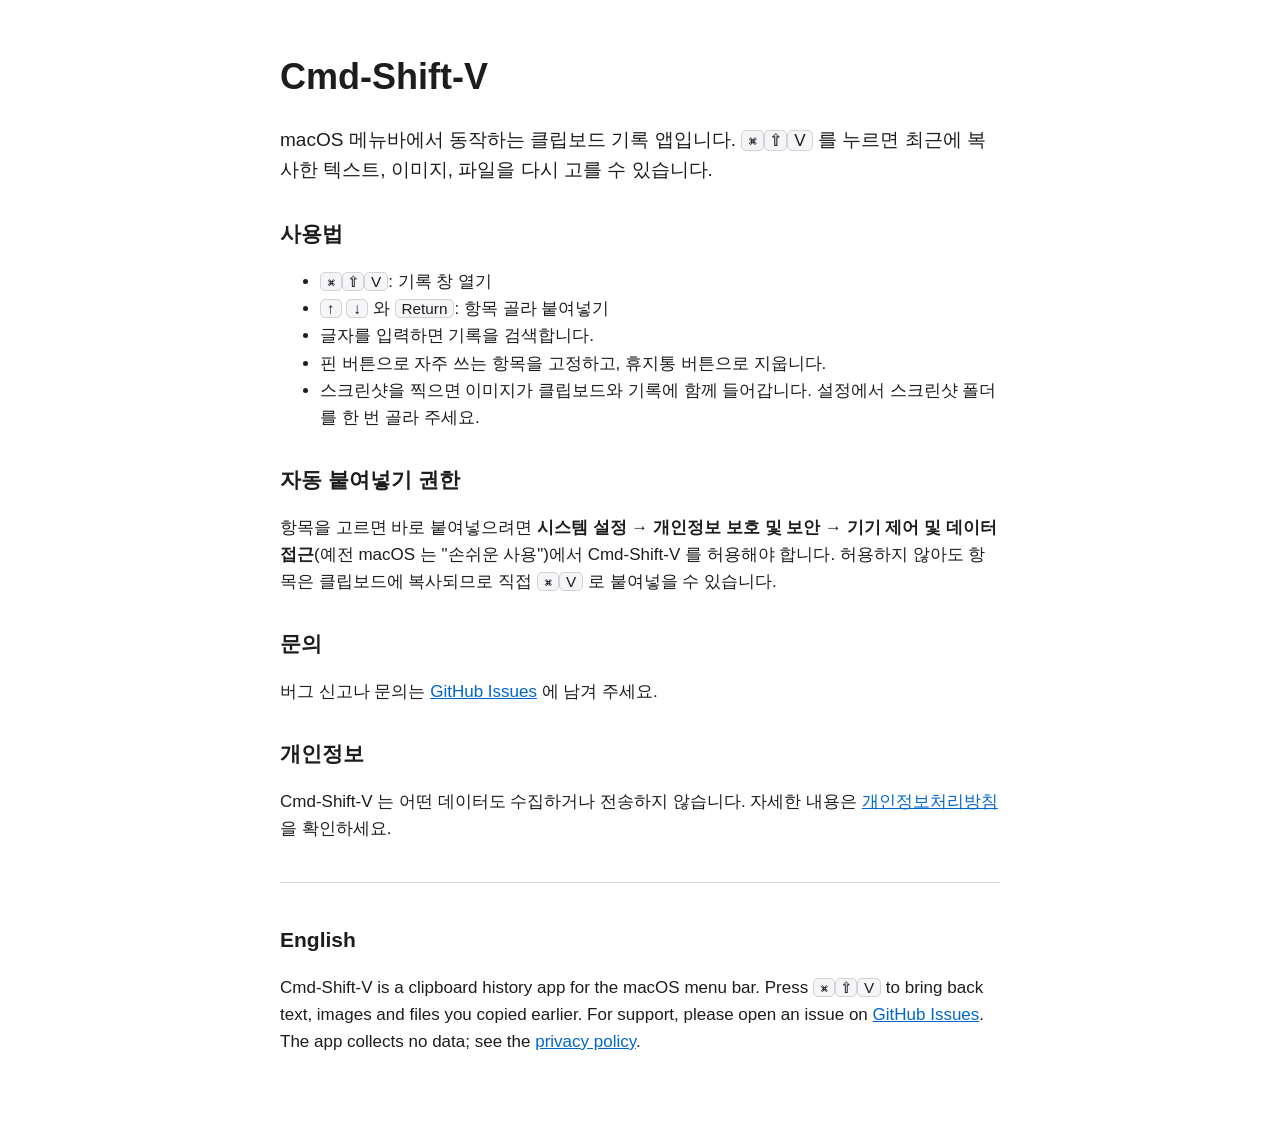
<file: index.html>
<!doctype html>
<html lang="ko">
<head>
<meta charset="utf-8">
<meta name="viewport" content="width=device-width, initial-scale=1">
<title>Cmd-Shift-V 지원</title>
<link rel="stylesheet" href="style.css">
</head>
<body>
<main>
  <h1>Cmd-Shift-V</h1>
  <p class="lead">macOS 메뉴바에서 동작하는 클립보드 기록 앱입니다. <kbd>⌘</kbd><kbd>⇧</kbd><kbd>V</kbd> 를 누르면 최근에 복사한 텍스트, 이미지, 파일을 다시 고를 수 있습니다.</p>

  <h2>사용법</h2>
  <ul>
    <li><kbd>⌘</kbd><kbd>⇧</kbd><kbd>V</kbd>: 기록 창 열기</li>
    <li><kbd>↑</kbd> <kbd>↓</kbd> 와 <kbd>Return</kbd>: 항목 골라 붙여넣기</li>
    <li>글자를 입력하면 기록을 검색합니다.</li>
    <li>핀 버튼으로 자주 쓰는 항목을 고정하고, 휴지통 버튼으로 지웁니다.</li>
    <li>스크린샷을 찍으면 이미지가 클립보드와 기록에 함께 들어갑니다. 설정에서 스크린샷 폴더를 한 번 골라 주세요.</li>
  </ul>

  <h2>자동 붙여넣기 권한</h2>
  <p>항목을 고르면 바로 붙여넣으려면 <b>시스템 설정 → 개인정보 보호 및 보안 → 기기 제어 및 데이터 접근</b>(예전 macOS 는 "손쉬운 사용")에서 Cmd-Shift-V 를 허용해야 합니다. 허용하지 않아도 항목은 클립보드에 복사되므로 직접 <kbd>⌘</kbd><kbd>V</kbd> 로 붙여넣을 수 있습니다.</p>

  <h2>문의</h2>
  <p>버그 신고나 문의는 <a href="https://github.com/Camf-official/cmd-shift-v/issues">GitHub Issues</a> 에 남겨 주세요.</p>

  <h2>개인정보</h2>
  <p>Cmd-Shift-V 는 어떤 데이터도 수집하거나 전송하지 않습니다. 자세한 내용은 <a href="privacy.html">개인정보처리방침</a>을 확인하세요.</p>

  <hr>
  <h2 lang="en">English</h2>
  <p lang="en">Cmd-Shift-V is a clipboard history app for the macOS menu bar. Press <kbd>⌘</kbd><kbd>⇧</kbd><kbd>V</kbd> to bring back text, images and files you copied earlier. For support, please open an issue on <a href="https://github.com/Camf-official/cmd-shift-v/issues">GitHub Issues</a>. The app collects no data; see the <a href="privacy.html">privacy policy</a>.</p>
</main>
</body>
</html>
</file>
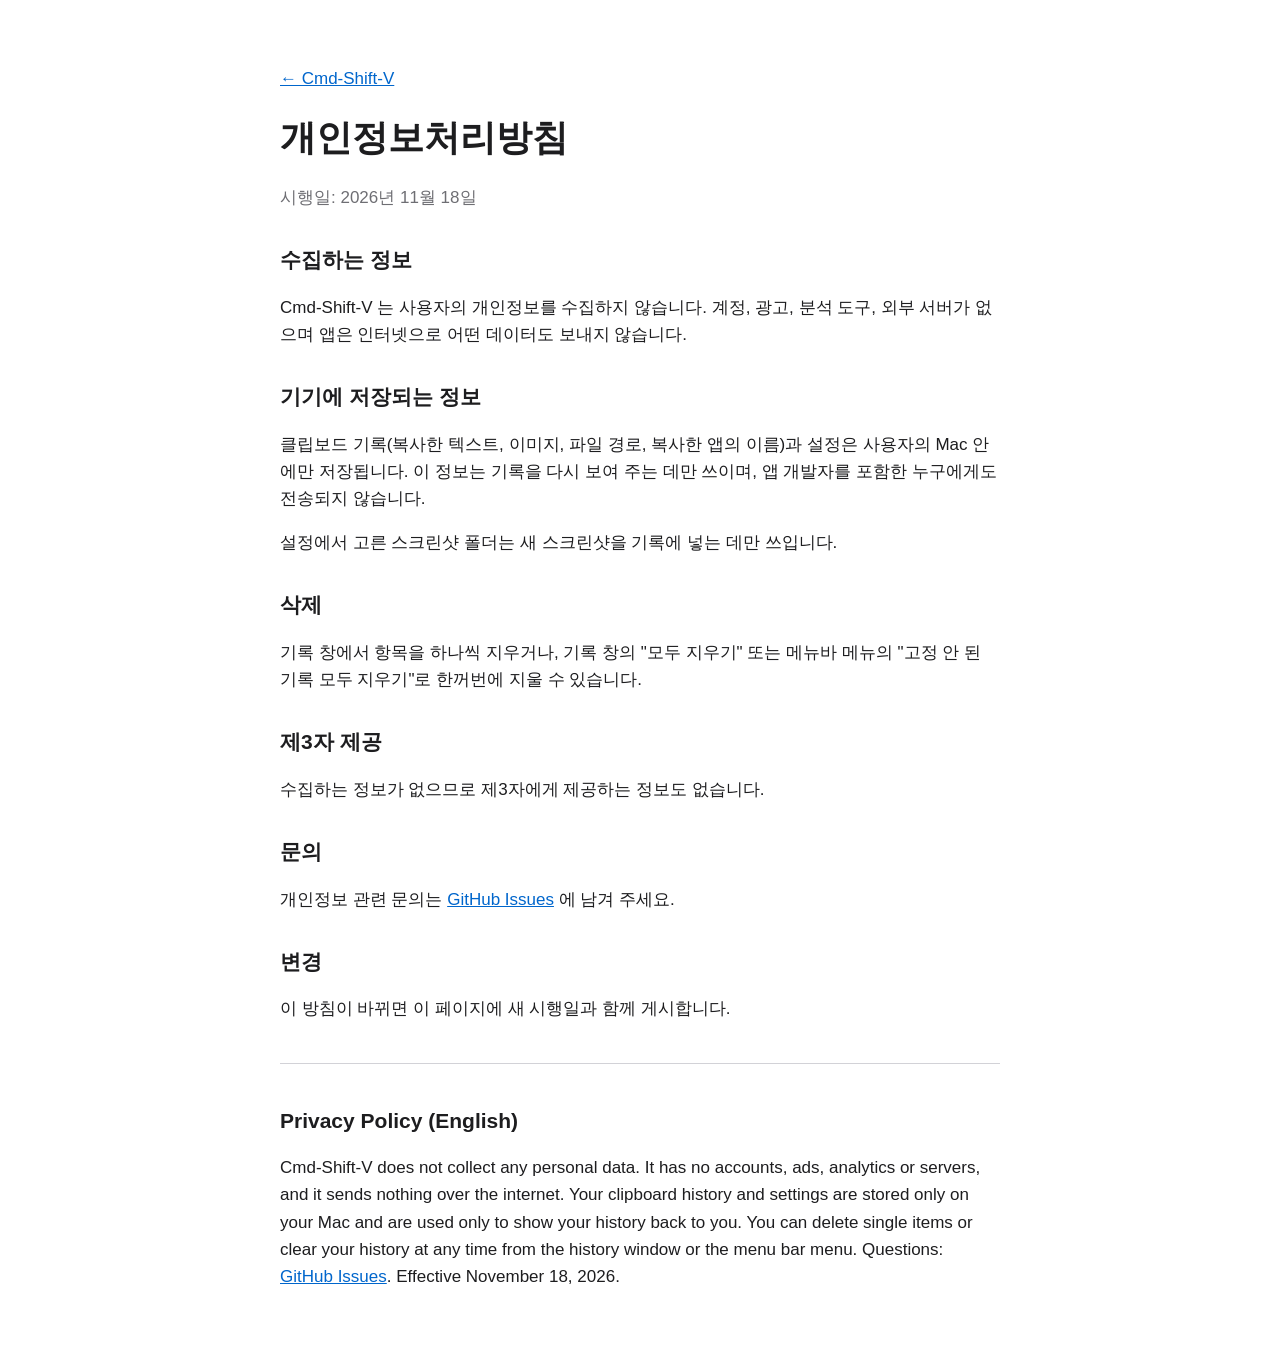
<file: privacy.html>
<!doctype html>
<html lang="ko">
<head>
<meta charset="utf-8">
<meta name="viewport" content="width=device-width, initial-scale=1">
<title>Cmd-Shift-V 개인정보처리방침</title>
<link rel="stylesheet" href="style.css">
</head>
<body>
<main>
  <p><a href="./">← Cmd-Shift-V</a></p>
  <h1>개인정보처리방침</h1>
  <p class="meta">시행일: 2026년 11월 18일</p>

  <h2>수집하는 정보</h2>
  <p>Cmd-Shift-V 는 사용자의 개인정보를 수집하지 않습니다. 계정, 광고, 분석 도구, 외부 서버가 없으며 앱은 인터넷으로 어떤 데이터도 보내지 않습니다.</p>

  <h2>기기에 저장되는 정보</h2>
  <p>클립보드 기록(복사한 텍스트, 이미지, 파일 경로, 복사한 앱의 이름)과 설정은 사용자의 Mac 안에만 저장됩니다. 이 정보는 기록을 다시 보여 주는 데만 쓰이며, 앱 개발자를 포함한 누구에게도 전송되지 않습니다.</p>
  <p>설정에서 고른 스크린샷 폴더는 새 스크린샷을 기록에 넣는 데만 쓰입니다.</p>

  <h2>삭제</h2>
  <p>기록 창에서 항목을 하나씩 지우거나, 기록 창의 "모두 지우기" 또는 메뉴바 메뉴의 "고정 안 된 기록 모두 지우기"로 한꺼번에 지울 수 있습니다.</p>

  <h2>제3자 제공</h2>
  <p>수집하는 정보가 없으므로 제3자에게 제공하는 정보도 없습니다.</p>

  <h2>문의</h2>
  <p>개인정보 관련 문의는 <a href="https://github.com/Camf-official/cmd-shift-v/issues">GitHub Issues</a> 에 남겨 주세요.</p>

  <h2>변경</h2>
  <p>이 방침이 바뀌면 이 페이지에 새 시행일과 함께 게시합니다.</p>

  <hr>
  <h2 lang="en">Privacy Policy (English)</h2>
  <p lang="en">Cmd-Shift-V does not collect any personal data. It has no accounts, ads, analytics or servers, and it sends nothing over the internet. Your clipboard history and settings are stored only on your Mac and are used only to show your history back to you. You can delete single items or clear your history at any time from the history window or the menu bar menu. Questions: <a href="https://github.com/Camf-official/cmd-shift-v/issues">GitHub Issues</a>. Effective November 18, 2026.</p>
</main>
</body>
</html>
</file>
<file: style.css>
:root { --bg: #ffffff; --fg: #1d1d1f; --muted: #6e6e73; --line: #d2d2d7; --link: #0066cc; --key: #f5f5f7; }
@media (prefers-color-scheme: dark) {
  :root { --bg: #111113; --fg: #f5f5f7; --muted: #a1a1a6; --line: #3a3a3c; --link: #4da3ff; --key: #2c2c2e; }
}
body { margin: 0; background: var(--bg); color: var(--fg); font: 17px/1.6 -apple-system, BlinkMacSystemFont, "Apple SD Gothic Neo", sans-serif; }
main { max-width: 720px; margin: 0 auto; padding: 48px 16px 64px; }
h1 { font-size: 36px; margin: 0 0 8px; }
h2 { font-size: 21px; margin: 32px 0 8px; }
.lead { font-size: 19px; }
.meta { color: var(--muted); }
a { color: var(--link); }
hr { border: 0; border-top: 1px solid var(--line); margin: 40px 0; }
kbd { background: var(--key); border: 1px solid var(--line); border-radius: 5px; padding: 0 6px; font: inherit; font-size: 0.9em; }
</file>
